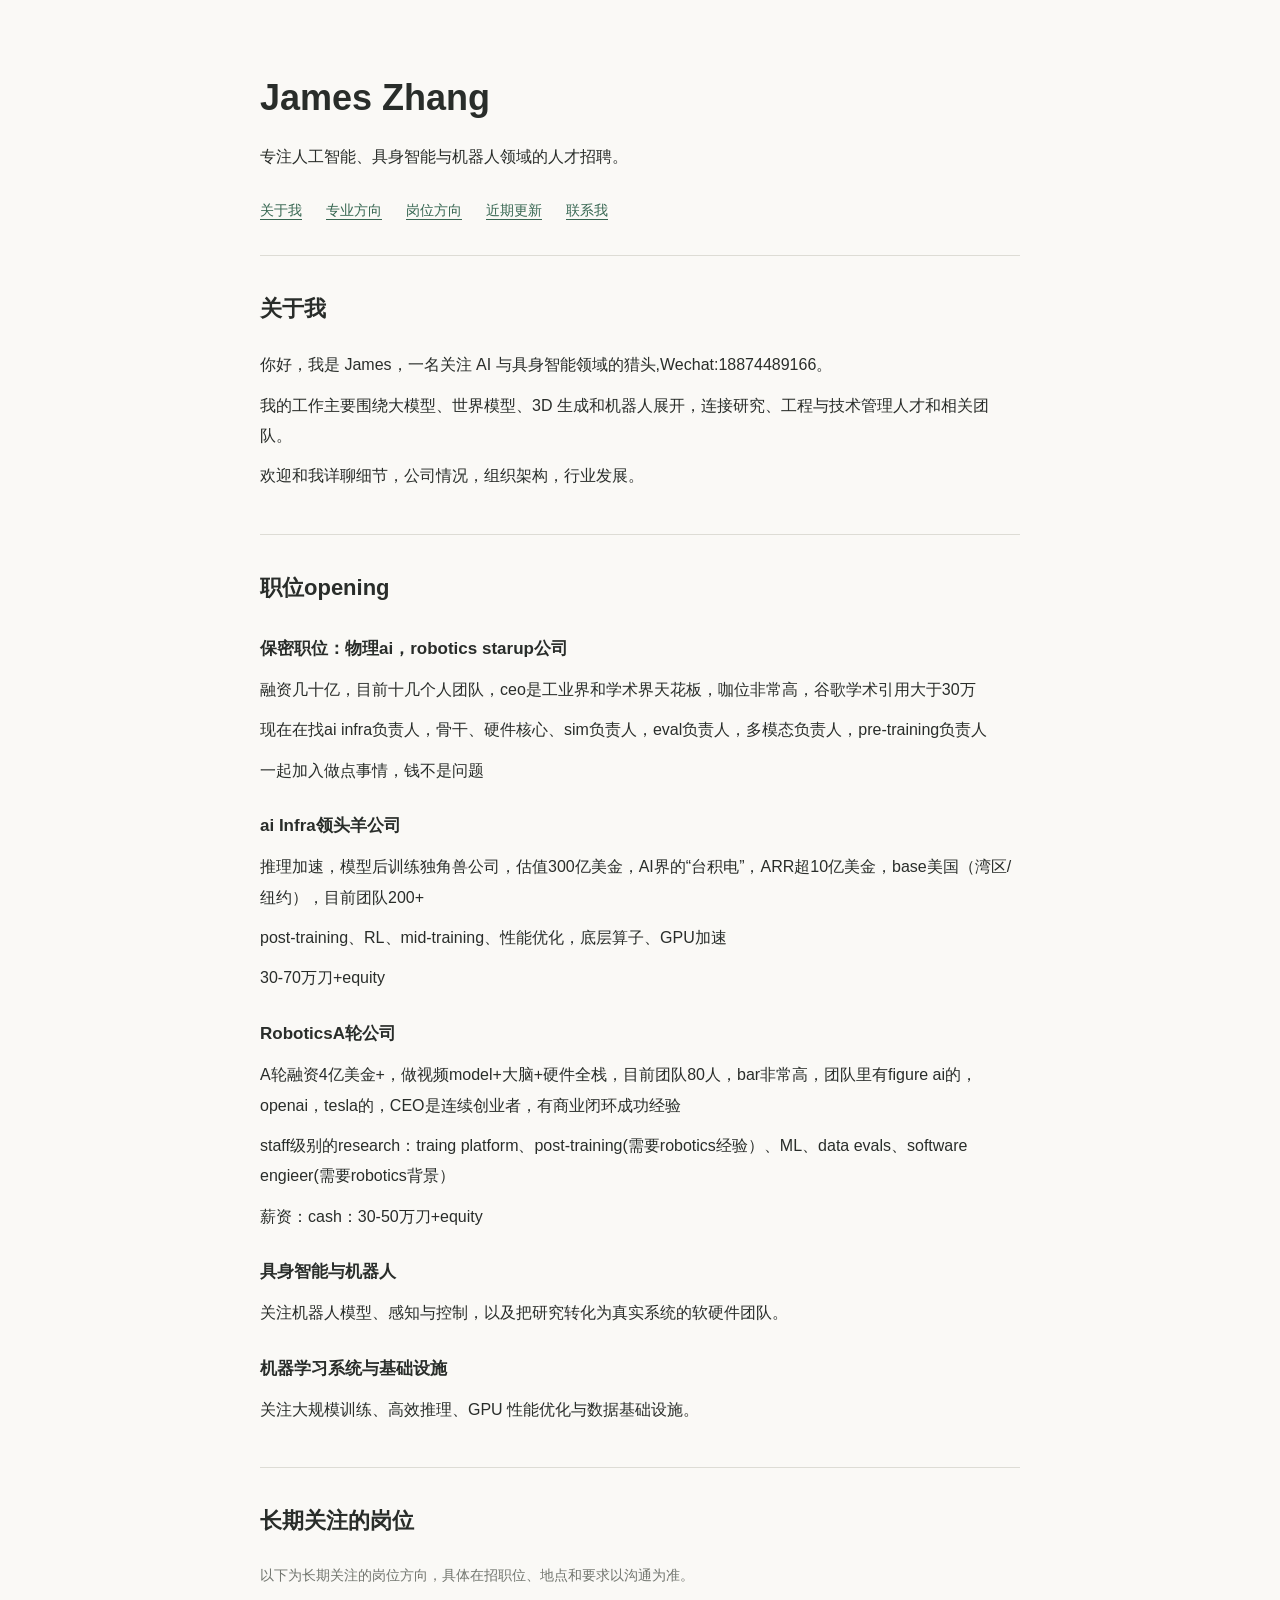
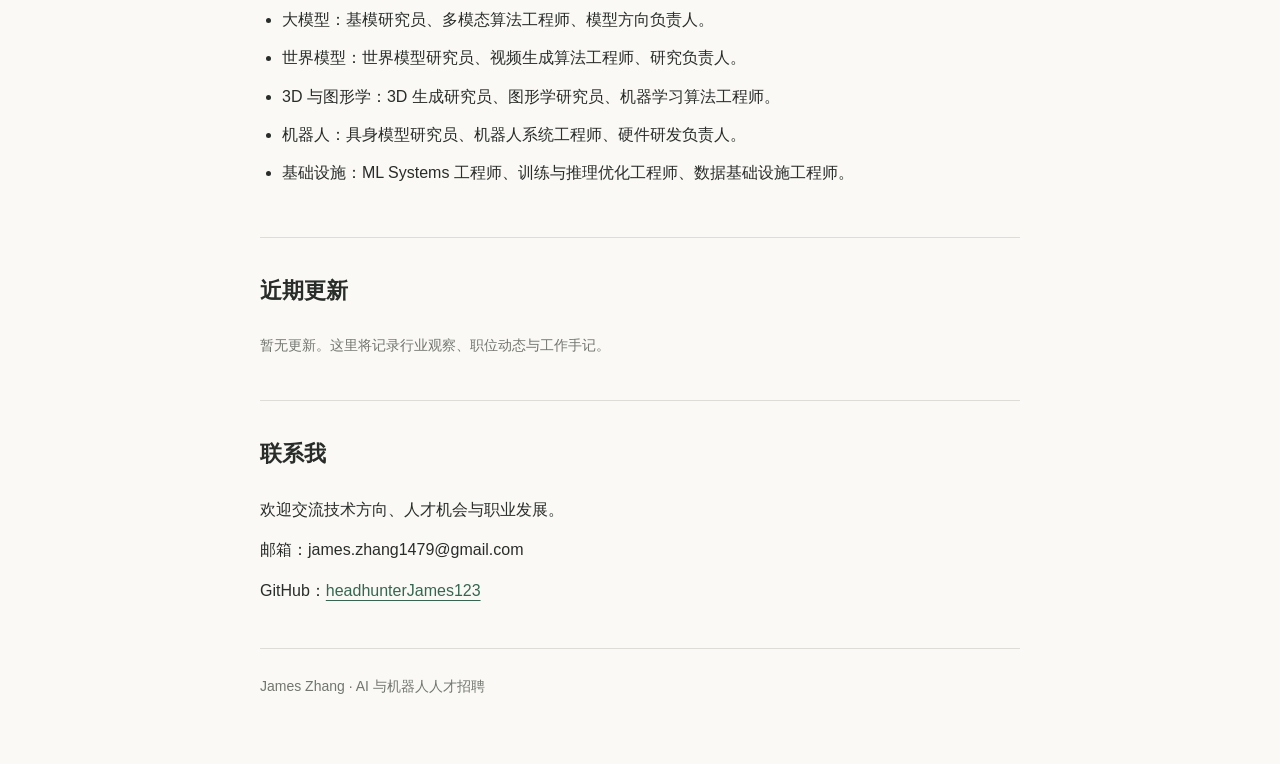
<file: index.html>
<!DOCTYPE html>
<!-- saved from url=(0086)file:///Users/jameszhang/Documents/Codex/2026-09-29/dak/outputs/simple-site/index.html -->
<html lang="zh-CN"><head><meta http-equiv="Content-Type" content="text/html; charset=UTF-8">
  
  <meta name="viewport" content="width=device-width, initial-scale=1">
  <meta name="description" content="James Zhang，专注人工智能、具身智能与机器人领域的人才招聘。">
  <title>James Zhang｜AI 与机器人人才招聘</title>
  <style>
    body { margin: 0; background: #faf9f6; color: #292d2a; font-family: Arial, "PingFang SC", "Microsoft YaHei", sans-serif; line-height: 1.9; }
    main { max-width: 760px; margin: auto; padding: 64px 24px; }
    header { padding-bottom: 32px; }
    h1 { margin: 0; font-size: 36px; font-weight: 600; }
    h2 { margin: 0 0 20px; font-size: 22px; }
    h3 { margin: 24px 0 8px; font-size: 17px; }
    p { margin: 10px 0; }
    section { border-top: 1px solid #dddcd5; padding: 32px 0; }
    a { color: #366651; text-underline-offset: 4px; }
    a:focus-visible { outline: 2px solid #366651; outline-offset: 4px; }
    nav { margin-top: 24px; display: flex; flex-wrap: wrap; gap: 10px 24px; font-size: 14px; }
    ul { padding-left: 22px; }
    li { margin: 8px 0; }
    .note, footer { color: #72766f; font-size: 14px; }
    footer { border-top: 1px solid #dddcd5; padding-top: 24px; }
    @media (max-width: 600px) { main { padding-top: 36px; } h1 { font-size: 30px; } }
  </style>
</head>
<body>
<main>

  <!-- 修改这里的姓名和一句话介绍 -->
  <header>
    <h1>James Zhang</h1>
    <p>专注人工智能、具身智能与机器人领域的人才招聘。</p>
    <nav aria-label="页面导航">
      <a href="file:///Users/jameszhang/Documents/Codex/2026-09-29/dak/outputs/simple-site/index.html#about">关于我</a>
      <a href="file:///Users/jameszhang/Documents/Codex/2026-09-29/dak/outputs/simple-site/index.html#focus">专业方向</a>
      <a href="file:///Users/jameszhang/Documents/Codex/2026-09-29/dak/outputs/simple-site/index.html#jobs">岗位方向</a>
      <a href="file:///Users/jameszhang/Documents/Codex/2026-09-29/dak/outputs/simple-site/index.html#updates">近期更新</a>
      <a href="file:///Users/jameszhang/Documents/Codex/2026-09-29/dak/outputs/simple-site/index.html#contact">联系我</a>
    </nav>
  </header>

  <!-- 个人介绍：直接修改 p 标签中间的文字 -->
  <section id="about">
    <h2>关于我</h2>
    <p>你好，我是 James，一名关注 AI 与具身智能领域的猎头,Wechat:18874489166。</p>
    <p>我的工作主要围绕大模型、世界模型、3D 生成和机器人展开，连接研究、工程与技术管理人才和相关团队。</p>
    <p>欢迎和我详聊细节，公司情况，组织架构，行业发展。</p>
  </section>

  <!-- 新增方向：复制一组 h3 和 p，修改文字即可 -->
  <section id="focus">
    <h2>职位opening</h2>

    <h3>保密职位：物理ai，robotics starup公司</h3>
    <p>融资几十亿，目前十几个人团队，ceo是工业界和学术界天花板，咖位非常高，谷歌学术引用大于30万</p>
    <p>现在在找ai infra负责人，骨干、硬件核心、sim负责人，eval负责人，多模态负责人，pre-training负责人</p>
    <p>一起加入做点事情，钱不是问题</p>

    <h3>ai Infra领头羊公司</h3>
    <p>推理加速，模型后训练独角兽公司，估值300亿美金，AI界的“台积电”，ARR超10亿美金，base美国（湾区/纽约），目前团队200+</p>
    <p>post-training、RL、mid-training、性能优化，底层算子、GPU加速</p>
    <p>30-70万刀+equity</p>

    <h3>RoboticsA轮公司</h3>
    <p>A轮融资4亿美金+，做视频model+大脑+硬件全栈，目前团队80人，bar非常高，团队里有figure ai的，openai，tesla的，CEO是连续创业者，有商业闭环成功经验</p>
    <p>staff级别的research：traing platform、post-training(需要robotics经验）、ML、data evals、software engieer(需要robotics背景）</p>
    <p>薪资：cash：30-50万刀+equity</p>

    <h3>具身智能与机器人</h3>
    <p>关注机器人模型、感知与控制，以及把研究转化为真实系统的软硬件团队。</p>

    <h3>机器学习系统与基础设施</h3>
    <p>关注大规模训练、高效推理、GPU 性能优化与数据基础设施。</p>
  </section>

  <!-- 岗位列表：新增一行 li 即可；已确认在招后可补充地点、要求和状态 -->
  <section id="jobs">
    <h2>长期关注的岗位</h2>
    <p class="note">以下为长期关注的岗位方向，具体在招职位、地点和要求以沟通为准。</p>
    <ul>
      <li>大模型：基模研究员、多模态算法工程师、模型方向负责人。</li>
      <li>世界模型：世界模型研究员、视频生成算法工程师、研究负责人。</li>
      <li>3D 与图形学：3D 生成研究员、图形学研究员、机器学习算法工程师。</li>
      <li>机器人：具身模型研究员、机器人系统工程师、硬件研发负责人。</li>
      <li>基础设施：ML Systems 工程师、训练与推理优化工程师、数据基础设施工程师。</li>
    </ul>
  </section>

  <!-- 新增文章或动态：删除下面的“暂无更新”，添加标题和段落。
       例如：
       <h3>文章标题</h3>
       <p class="note">2026-10-07</p>
       <p>在这里输入正文。</p>
       复制上面三行可继续新增内容。
  -->
  <section id="updates">
    <h2>近期更新</h2>
    <p class="note">暂无更新。这里将记录行业观察、职位动态与工作手记。</p>
  </section>

  <!-- 联系方式：可新增 <p>邮箱：james.zhang1479@gmail.com</p> 或 <p>微信：18874489166</p> -->
  <section id="contact">
    <h2>联系我</h2>
    <p>欢迎交流技术方向、人才机会与职业发展。</p>
    <p>邮箱：james.zhang1479@gmail.com</p> 
    <p>GitHub：<a href="https://github.com/headhunterJames123">headhunterJames123</a></p>
  </section>

  <footer>James Zhang · AI 与机器人人才招聘</footer>
</main>


</body></html>
</file>
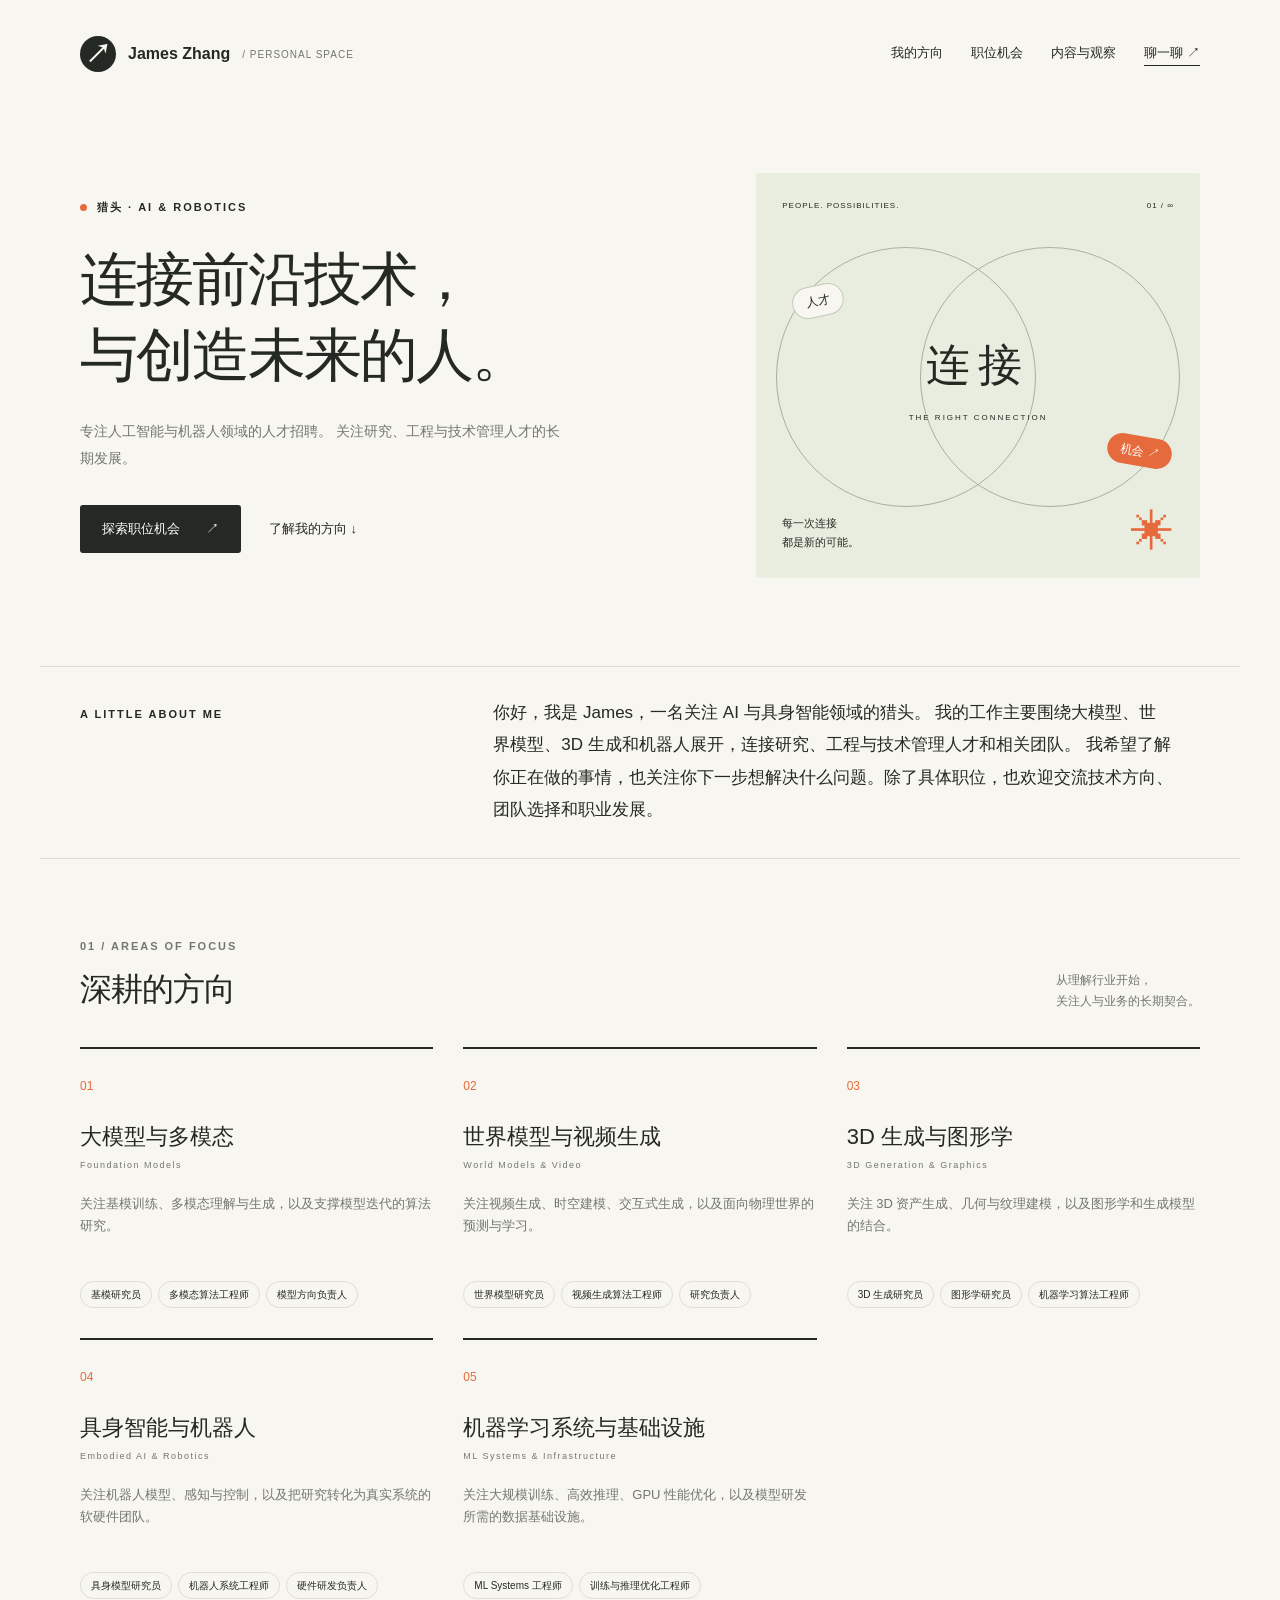
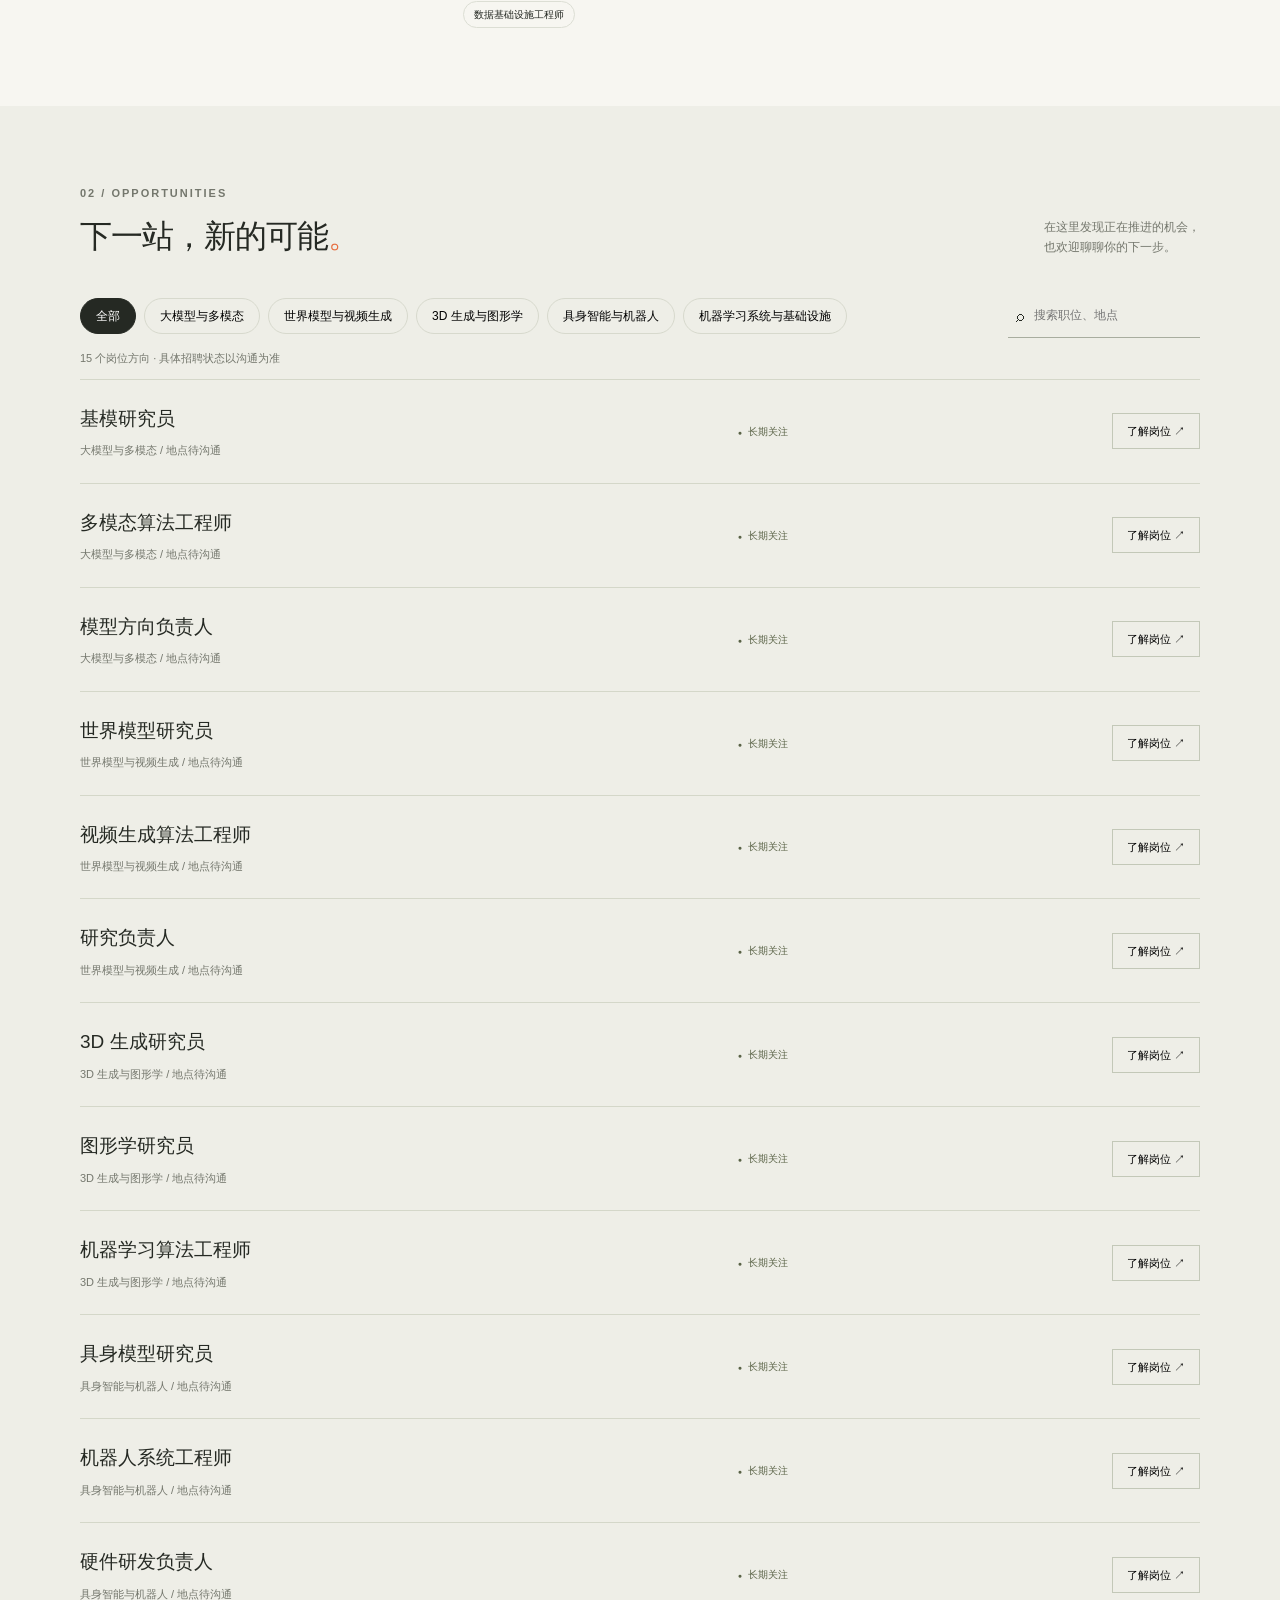
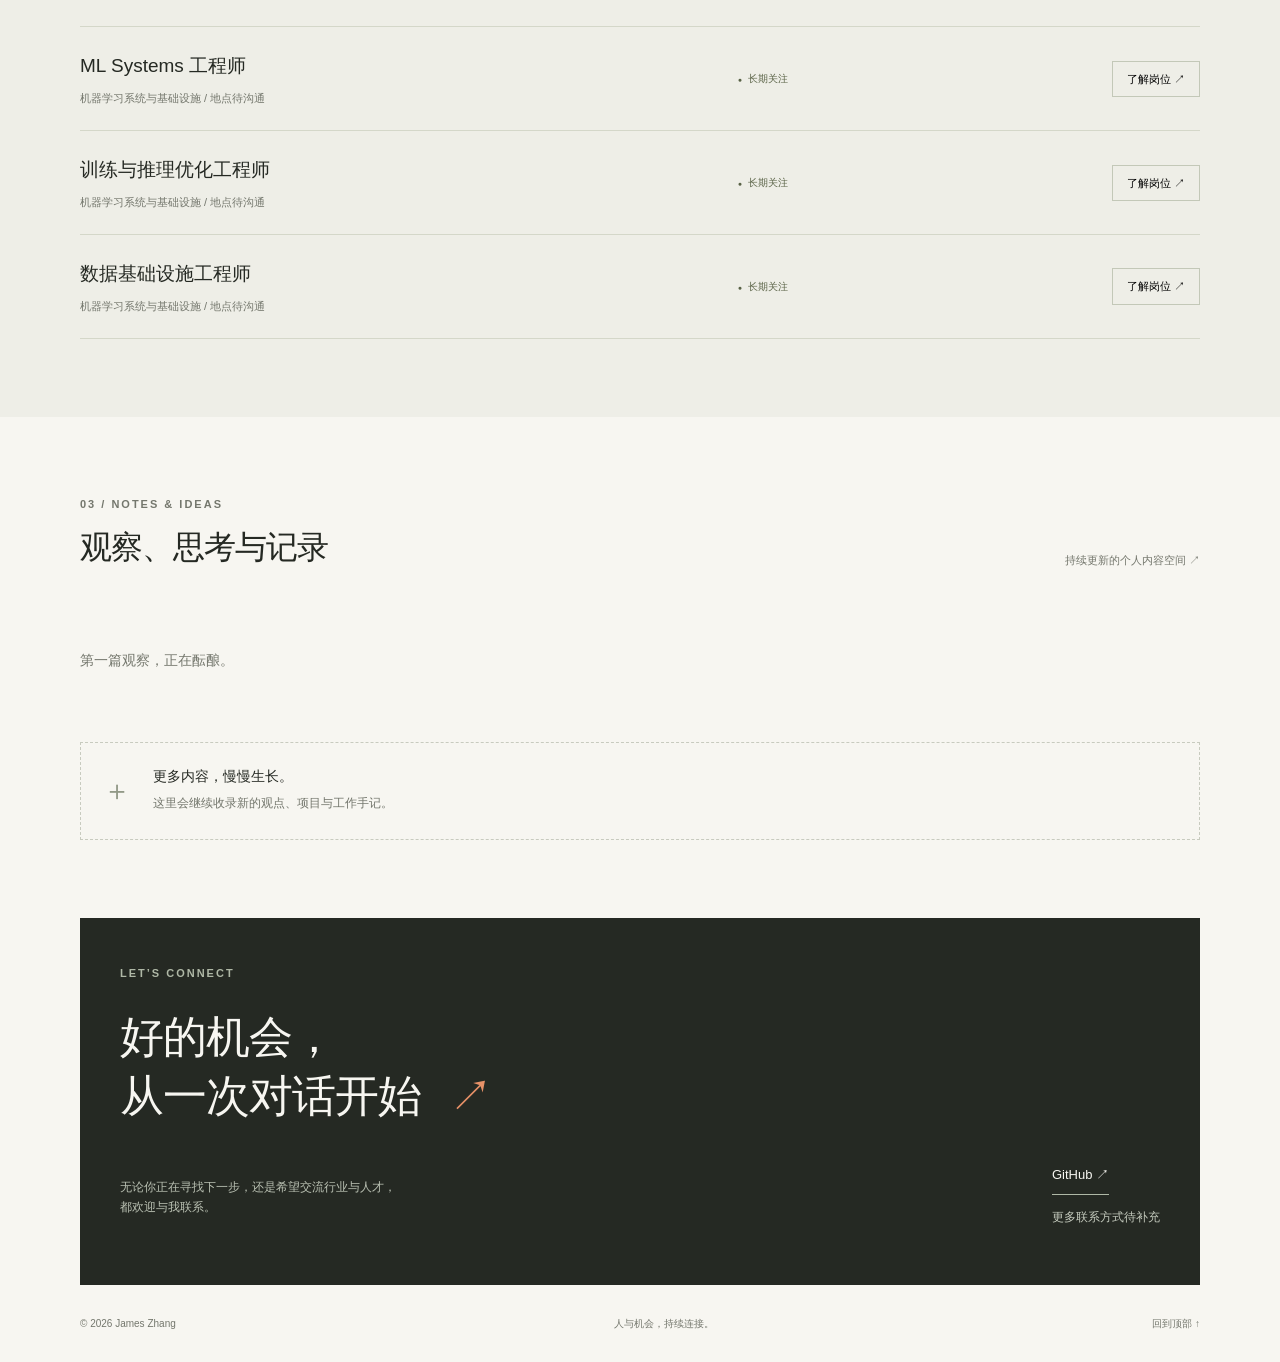
<file: James-个人网站预览.html>
<!doctype html>
<html lang="zh-CN">
<head><meta charset="utf-8"><meta name="viewport" content="width=device-width,initial-scale=1"><meta name="description" content="个人专业方向、职位机会与行业观察。"><title>个人主页</title><style>:root{--paper:#f7f6f1;--ink:#252923;--muted:#74776d;--line:#dcded4;--orange:#e66b3c;--green:#e9eddf}*{box-sizing:border-box}html{scroll-behavior:smooth;scroll-padding-top:30px}body{margin:0;background:var(--paper);color:var(--ink);font-family:Arial,"PingFang SC","Microsoft YaHei",sans-serif;line-height:1.7}a{color:inherit;text-decoration:none}button,input{font:inherit}button,a,input{ -webkit-tap-highlight-color:transparent}button{cursor:pointer}a:focus-visible,button:focus-visible,input:focus-visible{outline:3px solid var(--orange);outline-offset:4px}.wrap{max-width:1200px;margin:auto;padding-left:40px;padding-right:40px}header{min-height:108px;display:flex;align-items:center;justify-content:space-between;gap:24px}.brand{display:flex;gap:12px;align-items:center;font-weight:700}.logo{font-size:26px;background:var(--ink);color:var(--paper);width:36px;height:36px;line-height:36px;text-align:center;border-radius:50%}.brand-note{font-size:10px;color:var(--muted);font-weight:400;letter-spacing:1px}nav{display:flex;gap:28px;font-size:13px}.nav-contact{border-bottom:1px solid var(--ink)}.hero{padding-top:65px;padding-bottom:88px;display:grid;grid-template-columns:1.4fr 1fr;gap:55px;align-items:center}.eyebrow{font-size:11px;letter-spacing:2px;font-weight:600;margin:0 0 24px}.dot{display:inline-block;width:7px;height:7px;background:var(--orange);border-radius:50%;margin-right:10px}h1{font-size:clamp(36px,4.5vw,59px);line-height:1.32;letter-spacing:-2px;font-weight:500;white-space:pre-line;margin:0 0 25px}.intro{font-size:14px;color:var(--muted);max-width:490px;line-height:1.95}.hero-actions{display:flex;align-items:center;gap:28px;margin-top:32px}.button{display:inline-flex;background:var(--ink);color:white;border:0;padding:13px 22px;gap:26px;font-size:13px;border-radius:3px}.button:hover{background:#444c3a}.text-link{font-size:13px}.demo{font-size:11px;color:var(--muted);margin-top:24px}.hero-art{height:405px;background:var(--green);position:relative;overflow:hidden;border-radius:3px}.art-top{display:flex;justify-content:space-between;font-size:8px;letter-spacing:1px;padding:26px}.orbit{width:260px;height:260px;border:1px solid #a6b29b;border-radius:50%;position:absolute;top:74px}.orbit-one{left:20px}.orbit-two{right:20px}.art-center{position:absolute;inset:155px 0 auto;text-align:center;font-size:44px;letter-spacing:8px}.art-center span{display:block;font-size:8px;letter-spacing:2px;margin-top:8px}.art-tag{position:absolute;padding:5px 13px;font-size:12px;background:var(--paper);border:1px solid #c3cbb7;border-radius:30px}.tag-one{left:36px;top:112px;transform:rotate(-12deg)}.tag-two{right:28px;bottom:112px;background:var(--orange);color:white;border:0;transform:rotate(10deg)}.art-bottom{position:absolute;bottom:24px;left:26px;right:26px;font-size:11px;display:flex;justify-content:space-between;align-items:center}.art-bottom span{font-size:43px;color:var(--orange);line-height:1}.about{display:grid;grid-template-columns:1fr 2fr;gap:60px;padding-top:30px;padding-bottom:32px;border-top:1px solid var(--line);border-bottom:1px solid var(--line)}.about .eyebrow{margin-top:8px}.about p:last-child{margin:0;max-width:680px;font-size:17px;line-height:1.9}.section{padding-top:78px;padding-bottom:78px}.section-title{display:flex;justify-content:space-between;gap:20px;align-items:end;margin-bottom:36px}.section-title .eyebrow{color:var(--muted);margin-bottom:12px}h2{font-size:32px;line-height:1.35;font-weight:500;letter-spacing:-1px;margin:0}.section-title>p{font-size:12px;color:var(--muted);margin:0}.direction-grid{display:grid;grid-template-columns:repeat(3,1fr);gap:30px}.direction{border-top:2px solid var(--ink);padding-top:22px}.direction .number{color:var(--orange);font-size:12px}.direction h3{font-size:22px;font-weight:500;margin:20px 0 2px}.english{font-size:9px;letter-spacing:1.5px;color:var(--muted)}.direction p{font-size:13px;color:var(--muted);margin:20px 0;min-height:66px}.tag{font-size:10px;border:1px solid var(--line);border-radius:30px;padding:4px 10px;margin-right:6px;display:inline-block}.jobs-section{background:#eeeee7}.accent{color:var(--orange)}.job-toolbar{display:flex;justify-content:space-between;gap:20px;align-items:center}.filters{display:flex;gap:8px;flex-wrap:wrap}.filter{border:1px solid #d7d9cd;background:transparent;padding:7px 15px;border-radius:25px;font-size:12px}.filter.active{background:var(--ink);color:white;border-color:var(--ink)}.search{display:flex;align-items:center;gap:8px;border-bottom:1px solid #a8ad9f;padding:8px}.search input{width:160px;background:none;border:0;font-size:12px;padding:2px;min-width:0}.small{font-size:11px;color:var(--muted)}.job{border-top:1px solid #d4d7c9;padding:23px 0;display:grid;grid-template-columns:1.8fr 1fr auto;align-items:center;gap:20px}.job h3{font-size:19px;margin:0 0 6px;font-weight:500}.job p{font-size:11px;color:var(--muted);margin:0}.job-status{font-size:10px;color:#596246}.job-status:before{content:'●';font-size:7px;margin-right:6px}.job button{background:none;border:1px solid #c3c8b8;padding:8px 14px;font-size:11px}.job:last-child{border-bottom:1px solid #d4d7c9}.post-grid{display:grid;grid-template-columns:repeat(2,1fr);gap:32px}.post{padding:26px 0;border-top:1px solid var(--ink)}.post-meta{color:var(--orange);font-size:10px;letter-spacing:1px}.post h3{font-size:23px;font-weight:500;margin:18px 0 12px}.post p{font-size:13px;color:var(--muted)}.post button,.post a{font-size:12px;background:none;border:0;padding:0;border-bottom:1px solid #b5b9a9}.future{border:1px dashed #c8cbbf;padding:22px;display:flex;gap:22px;align-items:center;margin-top:25px}.future>span{font-size:28px;color:#929987}.future h3{font-size:14px;margin:0;font-weight:500}.future p{font-size:12px;color:var(--muted);margin:4px 0}.contact{background:var(--ink);color:var(--paper);padding-top:46px;padding-bottom:46px;max-width:1120px}.contact .eyebrow{color:#afb8a6}.contact h2{font-size:44px}.contact h2 span{color:#e79168;padding-left:28px}.contact-bottom{display:flex;justify-content:space-between;align-items:center;gap:25px;margin-top:30px}.contact-bottom p{font-size:12px;color:#bac1b3}.contact a{display:inline-block;border-bottom:1px solid #afb8a6;padding:8px 0;margin-right:20px;font-size:13px}.contact .pending{font-size:12px;color:#c6ccbf}footer{padding-top:30px;padding-bottom:30px;display:flex;justify-content:space-between;gap:15px;font-size:10px;color:var(--muted)}dialog{border:1px solid var(--line);border-radius:8px;background:var(--paper);color:var(--ink);max-width:620px;width:calc(100% - 32px);padding:40px;max-height:85vh}dialog::backdrop{background:#20271dcc;backdrop-filter:blur(3px)}dialog h2{font-size:26px;padding-right:15px}dialog p,dialog li{font-size:14px;white-space:pre-line}dialog .eyebrow{color:var(--orange)}.close{position:absolute;right:13px;top:9px;border:0;background:none;font-size:28px}.skip{position:fixed;left:12px;top:-100px;background:white;padding:12px;z-index:10}.skip:focus{top:12px}.empty{padding:30px 0;color:var(--muted);font-size:14px}@media(max-width:800px){.wrap{padding-left:24px;padding-right:24px}header{padding-top:20px;padding-bottom:20px;flex-wrap:wrap;min-height:0}.brand-note{display:none}nav{gap:18px;font-size:12px;flex-wrap:wrap}.hero{grid-template-columns:1fr;gap:35px;padding-top:40px;padding-bottom:45px}.hero-art{height:320px}.orbit{top:34px;left:calc(50% - 165px);width:240px;height:240px}.orbit-two{left:calc(50% - 75px)}.art-center{top:116px}.tag-one{top:75px}.tag-two{bottom:70px}.about{grid-template-columns:1fr;gap:5px}.about p:last-child{font-size:15px}.section{padding-top:48px;padding-bottom:48px}.direction-grid{grid-template-columns:1fr;gap:24px}.direction p{min-height:0}.section-title{align-items:start;flex-direction:column}h2{font-size:28px}.job-toolbar{align-items:stretch;flex-direction:column}.search input{width:100%}.job{grid-template-columns:1fr auto;gap:10px}.job-status{grid-column:1;grid-row:2}.job button{grid-column:2;grid-row:1/3}.job h3{font-size:17px}.post-grid{grid-template-columns:1fr;gap:5px}.contact{margin:0 16px;padding:30px 24px}.contact h2{font-size:34px}.contact-bottom{align-items:start;flex-direction:column;gap:12px}footer{flex-wrap:wrap}.hero-actions{gap:16px}.button{padding:12px 16px}.intro{font-size:13px}}@media(prefers-reduced-motion:reduce){html{scroll-behavior:auto}}
</style></head>
<body>
<a class="skip" href="#main">跳至正文</a>
<header class="wrap"><a class="brand" href="#" aria-label="回到首页"><span class="logo">↗</span><span id="name">个人主页</span><span class="brand-note">/ PERSONAL SPACE</span></a><nav aria-label="主导航"><a href="#focus">我的方向</a><a href="#opportunities">职位机会</a><a href="#notes">内容与观察</a><a class="nav-contact" href="#contact">聊一聊 ↗</a></nav></header>
<main id="main">
<section class="hero wrap"><div class="hero-main"><p class="eyebrow"><span class="dot"></span><span id="role"></span></p><h1 id="headline"></h1><p id="intro" class="intro"></p><div class="hero-actions"><a class="button" href="#opportunities">探索职位机会 <span>↗</span></a><a class="text-link" href="#focus">了解我的方向 ↓</a></div><p id="demo-note" class="demo">内容预览 · 当前为示例，非真实招聘信息</p></div><aside class="hero-art" aria-label="连接人与机会"><div class="art-top">PEOPLE. POSSIBILITIES.<span>01 / ∞</span></div><div class="orbit orbit-one"></div><div class="orbit orbit-two"></div><div class="art-center">连接<span>THE RIGHT CONNECTION</span></div><span class="art-tag tag-one">人才</span><span class="art-tag tag-two">机会 ↗</span><div class="art-bottom">每一次连接<br>都是新的可能。<span>✳</span></div></aside></section>
<section class="about wrap"><span class="eyebrow">A LITTLE ABOUT ME</span><p id="about"></p></section>
<section id="focus" class="section wrap"><div class="section-title"><div><p class="eyebrow">01 / AREAS OF FOCUS</p><h2>深耕的方向</h2></div><p>从理解行业开始，<br>关注人与业务的长期契合。</p></div><div id="directions" class="direction-grid"></div></section>
<section id="opportunities" class="jobs-section"><div class="wrap section"><div class="section-title"><div><p class="eyebrow">02 / OPPORTUNITIES</p><h2>下一站，新的可能<span class="accent">。</span></h2></div><p>在这里发现正在推进的机会，<br>也欢迎聊聊你的下一步。</p></div><div class="job-toolbar"><div id="filters" class="filters" role="group" aria-label="职位方向筛选"></div><label class="search"><span>⌕</span><input id="search" type="search" placeholder="搜索职位、地点" aria-label="搜索职位、地点"></label></div><p id="job-count" class="small" aria-live="polite"></p><div id="jobs"></div></div></section>
<section id="notes" class="section wrap"><div class="section-title"><div><p class="eyebrow">03 / NOTES & IDEAS</p><h2>观察、思考与记录</h2></div><span class="small">持续更新的个人内容空间 ↗</span></div><div id="posts" class="post-grid"></div><div class="future"><span>＋</span><div><h3>更多内容，慢慢生长。</h3><p>这里会继续收录新的观点、项目与工作手记。</p></div></div></section>
<section id="contact" class="contact wrap"><p class="eyebrow">LET’S CONNECT</p><h2>好的机会，<br>从一次对话开始<span>↗</span></h2><div class="contact-bottom"><p>无论你正在寻找下一步，还是希望交流行业与人才，<br>都欢迎与我联系。</p><div id="contact-links"></div></div></section>
</main><footer class="wrap"><span id="copyright"></span><span>人与机会，持续连接。</span><a href="#">回到顶部 ↑</a></footer>
<dialog id="detail"><button id="close-dialog" class="close" aria-label="关闭详情">×</button><div id="detail-content"></div></dialog>
<script>// 日常更新修改本文件。新增职位复制 jobs 中的一项；新增文章参考 README.md。
window.SITE_CONTENT = {
  "name": "James Zhang",
  "role": "猎头 · AI & ROBOTICS",
  "headline": "连接前沿技术，\n与创造未来的人。",
  "intro": "专注人工智能与机器人领域的人才招聘。 关注研究、工程与技术管理人才的长期发展。",
  "about": "你好，我是 James，一名关注 AI 与具身智能领域的猎头。\n我的工作主要围绕大模型、世界模型、3D 生成和机器人展开，连接研究、工程与技术管理人才和相关团队。\n我希望了解你正在做的事情，也关注你下一步想解决什么问题。除了具体职位，也欢迎交流技术方向、团队选择和职业发展。",
  "email": "",
  "wechat": "",
  "linkedin": "",
  "github": "https://github.com/headhunterJames123",
  "demo": false,
  "directions": [
    {
      "title": "大模型与多模态",
      "english": "Foundation Models",
      "description": "关注基模训练、多模态理解与生成，以及支撑模型迭代的算法研究。",
      "roles": [
        "基模研究员",
        "多模态算法工程师",
        "模型方向负责人"
      ],
      "keywords": "Pre-training / Post-training / Multimodal",
      "tags": [
        "基模研究员",
        "多模态算法工程师",
        "模型方向负责人"
      ]
    },
    {
      "title": "世界模型与视频生成",
      "english": "World Models & Video",
      "description": "关注视频生成、时空建模、交互式生成，以及面向物理世界的预测与学习。",
      "roles": [
        "世界模型研究员",
        "视频生成算法工程师",
        "研究负责人"
      ],
      "keywords": "Video Generation / Interactive Models / Physical AI",
      "tags": [
        "世界模型研究员",
        "视频生成算法工程师",
        "研究负责人"
      ]
    },
    {
      "title": "3D 生成与图形学",
      "english": "3D Generation & Graphics",
      "description": "关注 3D 资产生成、几何与纹理建模，以及图形学和生成模型的结合。",
      "roles": [
        "3D 生成研究员",
        "图形学研究员",
        "机器学习算法工程师"
      ],
      "keywords": "3D Generative AI / Geometry / Rendering",
      "tags": [
        "3D 生成研究员",
        "图形学研究员",
        "机器学习算法工程师"
      ]
    },
    {
      "title": "具身智能与机器人",
      "english": "Embodied AI & Robotics",
      "description": "关注机器人模型、感知与控制，以及把研究转化为真实系统的软硬件团队。",
      "roles": [
        "具身模型研究员",
        "机器人系统工程师",
        "硬件研发负责人"
      ],
      "keywords": "VLA / Robot Learning / Hardware",
      "tags": [
        "具身模型研究员",
        "机器人系统工程师",
        "硬件研发负责人"
      ]
    },
    {
      "title": "机器学习系统与基础设施",
      "english": "ML Systems & Infrastructure",
      "description": "关注大规模训练、高效推理、GPU 性能优化，以及模型研发所需的数据基础设施。",
      "roles": [
        "ML Systems 工程师",
        "训练与推理优化工程师",
        "数据基础设施工程师"
      ],
      "keywords": "Distributed Training / Inference / GPU / Data",
      "tags": [
        "ML Systems 工程师",
        "训练与推理优化工程师",
        "数据基础设施工程师"
      ]
    }
  ],
  "jobs": [
    {
      "title": "基模研究员",
      "category": "大模型与多模态",
      "location": "地点待沟通",
      "type": "",
      "status": "长期关注",
      "summary": "关注基模训练、多模态理解与生成，以及支撑模型迭代的算法研究。 这是长期关注的岗位方向，具体在招职位、团队背景和要求以进一步沟通为准。",
      "requirements": [],
      "url": ""
    },
    {
      "title": "多模态算法工程师",
      "category": "大模型与多模态",
      "location": "地点待沟通",
      "type": "",
      "status": "长期关注",
      "summary": "关注基模训练、多模态理解与生成，以及支撑模型迭代的算法研究。 这是长期关注的岗位方向，具体在招职位、团队背景和要求以进一步沟通为准。",
      "requirements": [],
      "url": ""
    },
    {
      "title": "模型方向负责人",
      "category": "大模型与多模态",
      "location": "地点待沟通",
      "type": "",
      "status": "长期关注",
      "summary": "关注基模训练、多模态理解与生成，以及支撑模型迭代的算法研究。 这是长期关注的岗位方向，具体在招职位、团队背景和要求以进一步沟通为准。",
      "requirements": [],
      "url": ""
    },
    {
      "title": "世界模型研究员",
      "category": "世界模型与视频生成",
      "location": "地点待沟通",
      "type": "",
      "status": "长期关注",
      "summary": "关注视频生成、时空建模、交互式生成，以及面向物理世界的预测与学习。 这是长期关注的岗位方向，具体在招职位、团队背景和要求以进一步沟通为准。",
      "requirements": [],
      "url": ""
    },
    {
      "title": "视频生成算法工程师",
      "category": "世界模型与视频生成",
      "location": "地点待沟通",
      "type": "",
      "status": "长期关注",
      "summary": "关注视频生成、时空建模、交互式生成，以及面向物理世界的预测与学习。 这是长期关注的岗位方向，具体在招职位、团队背景和要求以进一步沟通为准。",
      "requirements": [],
      "url": ""
    },
    {
      "title": "研究负责人",
      "category": "世界模型与视频生成",
      "location": "地点待沟通",
      "type": "",
      "status": "长期关注",
      "summary": "关注视频生成、时空建模、交互式生成，以及面向物理世界的预测与学习。 这是长期关注的岗位方向，具体在招职位、团队背景和要求以进一步沟通为准。",
      "requirements": [],
      "url": ""
    },
    {
      "title": "3D 生成研究员",
      "category": "3D 生成与图形学",
      "location": "地点待沟通",
      "type": "",
      "status": "长期关注",
      "summary": "关注 3D 资产生成、几何与纹理建模，以及图形学和生成模型的结合。 这是长期关注的岗位方向，具体在招职位、团队背景和要求以进一步沟通为准。",
      "requirements": [],
      "url": ""
    },
    {
      "title": "图形学研究员",
      "category": "3D 生成与图形学",
      "location": "地点待沟通",
      "type": "",
      "status": "长期关注",
      "summary": "关注 3D 资产生成、几何与纹理建模，以及图形学和生成模型的结合。 这是长期关注的岗位方向，具体在招职位、团队背景和要求以进一步沟通为准。",
      "requirements": [],
      "url": ""
    },
    {
      "title": "机器学习算法工程师",
      "category": "3D 生成与图形学",
      "location": "地点待沟通",
      "type": "",
      "status": "长期关注",
      "summary": "关注 3D 资产生成、几何与纹理建模，以及图形学和生成模型的结合。 这是长期关注的岗位方向，具体在招职位、团队背景和要求以进一步沟通为准。",
      "requirements": [],
      "url": ""
    },
    {
      "title": "具身模型研究员",
      "category": "具身智能与机器人",
      "location": "地点待沟通",
      "type": "",
      "status": "长期关注",
      "summary": "关注机器人模型、感知与控制，以及把研究转化为真实系统的软硬件团队。 这是长期关注的岗位方向，具体在招职位、团队背景和要求以进一步沟通为准。",
      "requirements": [],
      "url": ""
    },
    {
      "title": "机器人系统工程师",
      "category": "具身智能与机器人",
      "location": "地点待沟通",
      "type": "",
      "status": "长期关注",
      "summary": "关注机器人模型、感知与控制，以及把研究转化为真实系统的软硬件团队。 这是长期关注的岗位方向，具体在招职位、团队背景和要求以进一步沟通为准。",
      "requirements": [],
      "url": ""
    },
    {
      "title": "硬件研发负责人",
      "category": "具身智能与机器人",
      "location": "地点待沟通",
      "type": "",
      "status": "长期关注",
      "summary": "关注机器人模型、感知与控制，以及把研究转化为真实系统的软硬件团队。 这是长期关注的岗位方向，具体在招职位、团队背景和要求以进一步沟通为准。",
      "requirements": [],
      "url": ""
    },
    {
      "title": "ML Systems 工程师",
      "category": "机器学习系统与基础设施",
      "location": "地点待沟通",
      "type": "",
      "status": "长期关注",
      "summary": "关注大规模训练、高效推理、GPU 性能优化，以及模型研发所需的数据基础设施。 这是长期关注的岗位方向，具体在招职位、团队背景和要求以进一步沟通为准。",
      "requirements": [],
      "url": ""
    },
    {
      "title": "训练与推理优化工程师",
      "category": "机器学习系统与基础设施",
      "location": "地点待沟通",
      "type": "",
      "status": "长期关注",
      "summary": "关注大规模训练、高效推理、GPU 性能优化，以及模型研发所需的数据基础设施。 这是长期关注的岗位方向，具体在招职位、团队背景和要求以进一步沟通为准。",
      "requirements": [],
      "url": ""
    },
    {
      "title": "数据基础设施工程师",
      "category": "机器学习系统与基础设施",
      "location": "地点待沟通",
      "type": "",
      "status": "长期关注",
      "summary": "关注大规模训练、高效推理、GPU 性能优化，以及模型研发所需的数据基础设施。 这是长期关注的岗位方向，具体在招职位、团队背景和要求以进一步沟通为准。",
      "requirements": [],
      "url": ""
    }
  ],
  "posts": []
};
</script><script>const data = window.SITE_CONTENT;
const $ = id => document.getElementById(id);
const el = (tag, text, cls) => { const n=document.createElement(tag); if(text != null)n.textContent=text;if(cls)n.className=cls;return n; };
const safeUrl = value => {try{const u=new URL(value);return ['https:','http:'].includes(u.protocol)?u.href:null;}catch{return null;}};
const link = (text,url,cls) => {const a=el('a',text,cls);a.href=url;return a;};
$('name').textContent=data.name;$('role').textContent=data.role;$('headline').textContent=data.headline;$('intro').textContent=data.intro;$('about').textContent=data.about;$('demo-note').hidden=!data.demo;document.title=data.name+' · AI 与机器人人才招聘';
document.querySelector('meta[name="description"]').content=data.intro;
$('copyright').textContent='© '+new Date().getFullYear()+' '+data.name;
data.directions.forEach((d,i)=>{const card=el('article',null,'direction');card.append(el('span',String(i+1).padStart(2,'0'),'number'),el('h3',d.title),el('div',d.english,'english'),el('p',d.description));const tags=el('div');d.tags.forEach(t=>tags.append(el('span',t,'tag')));card.append(tags);$('directions').append(card);});
const dialog=$('detail');let lastTrigger;
function showDetail(title,meta,body,requirements,url){lastTrigger=document.activeElement;const root=$('detail-content');root.replaceChildren(el('p',meta,'eyebrow'),el('h2',title),el('p',body));if(requirements?.length){const list=el('ul');requirements.forEach(r=>list.append(el('li',r)));root.append(list);}if(safeUrl(url))root.append(link('查看完整信息 ↗',safeUrl(url),'button'));else if(data.email){root.append(link('联系 James ↗','mailto:'+data.email+'?subject='+encodeURIComponent(title),'button'));}dialog.showModal();}
$('close-dialog').addEventListener('click',()=>dialog.close());dialog.addEventListener('close',()=>lastTrigger?.focus());dialog.addEventListener('click',e=>{const r=dialog.getBoundingClientRect();if(e.target===dialog&&(e.clientX<r.left||e.clientX>r.right||e.clientY<r.top||e.clientY>r.bottom))dialog.close();});
let category='全部';const categories=['全部',...new Set(data.jobs.map(j=>j.category))];
categories.forEach(c=>{const b=el('button',c,'filter'+(c===category?' active':''));b.setAttribute('aria-pressed',String(c===category));b.addEventListener('click',()=>{category=c;[...$('filters').children].forEach(x=>{x.classList.toggle('active',x===b);x.setAttribute('aria-pressed',String(x===b));});renderJobs();});$('filters').append(b);});
function renderJobs(){const query=$('search').value.trim().toLowerCase();const jobs=data.jobs.filter(j=>(category==='全部'||j.category===category)&&[j.title,j.location,j.category].join(' ').toLowerCase().includes(query));$('jobs').replaceChildren();$('job-count').textContent=jobs.length+' 个岗位方向 · 具体招聘状态以沟通为准';jobs.forEach(j=>{const row=el('article',null,'job');const info=el('div');info.append(el('h3',j.title),el('p',[j.category,j.location,j.type].filter(Boolean).join(' / ')));const b=el('button','了解岗位 ↗');b.setAttribute('aria-label','了解'+j.title);b.addEventListener('click',()=>showDetail(j.title,j.status+' / '+j.category,j.summary,j.requirements,j.url));row.append(info,el('span',j.status,'job-status'),b);$('jobs').append(row);});if(!jobs.length)$('jobs').append(el('p','暂时没有匹配的职位，试试其他关键词或方向。','empty'));}
$('search').addEventListener('input',renderJobs);renderJobs();
data.posts.forEach(p=>{const card=el('article',null,'post');card.append(el('div',[p.category,p.date].filter(Boolean).join(' / '),'post-meta'),el('h3',p.title),el('p',p.excerpt));if(safeUrl(p.url))card.append(link('阅读全文 ↗',safeUrl(p.url)));else{const b=el('button','阅读记录 ↗');b.addEventListener('click',()=>showDetail(p.title,p.category,p.body));card.append(b);}$('posts').append(card);});
if(!data.posts.length)$('posts').append(el('p','第一篇观察，正在酝酿。','empty'));
if(data.email)$('contact-links').append(link('邮件联系 ↗','mailto:'+data.email));if(safeUrl(data.linkedin))$('contact-links').append(link('LinkedIn ↗',safeUrl(data.linkedin)));if(safeUrl(data.github))$('contact-links').append(link('GitHub ↗',safeUrl(data.github)));if(data.wechat)$('contact-links').append(el('p','微信：'+data.wechat,'pending'));if(!data.email&&!data.linkedin&&!data.wechat)$('contact-links').append(el('p','更多联系方式待补充','pending'));
</script></body></html>
</file>
